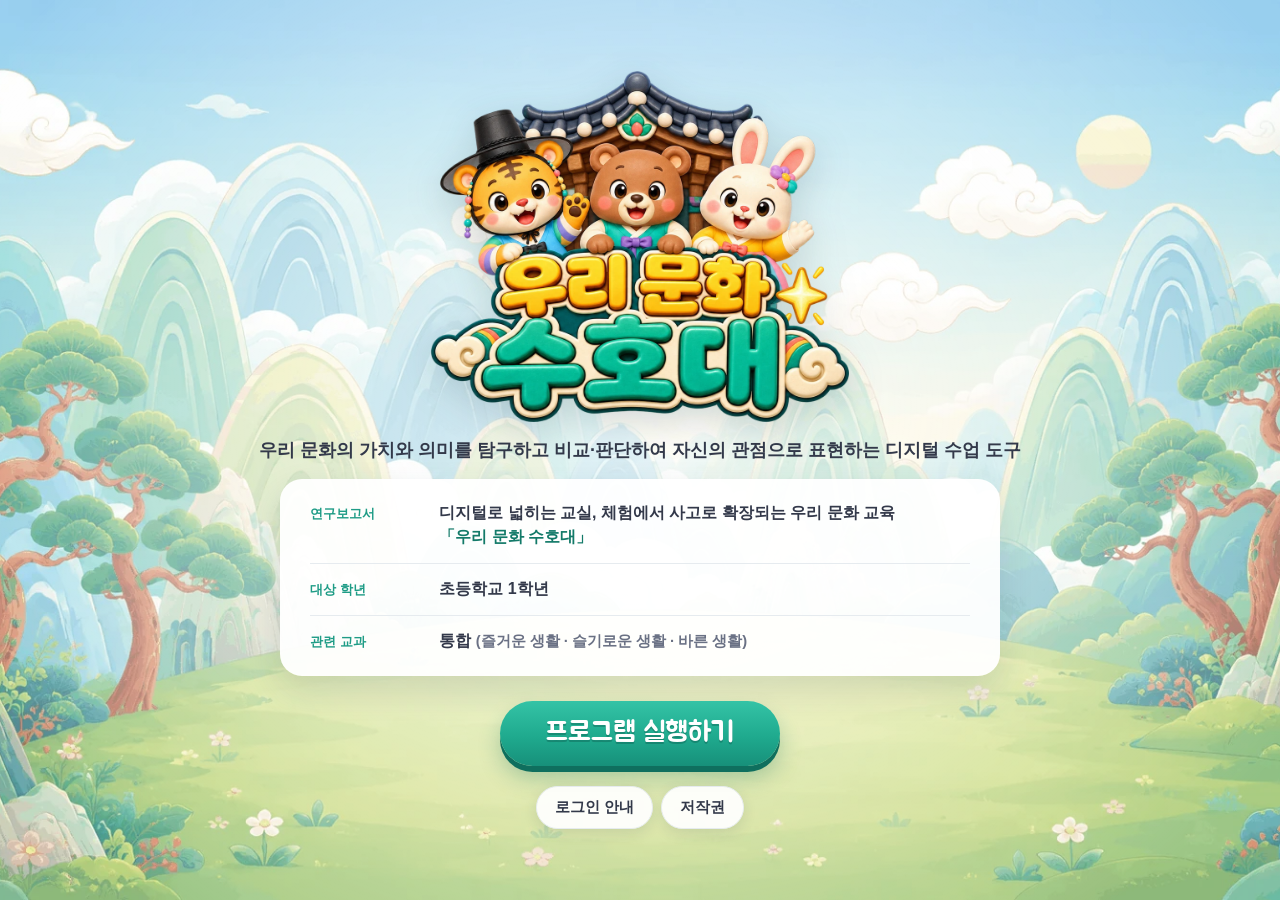
<file: program/index.html>
<!doctype html>
<html lang="ko">
<head>
  <meta charset="UTF-8" />
  <meta name="viewport" content="width=device-width, initial-scale=1.0" />
  <title>우리 문화 수호대</title>
  <script src="assets/js/asset-url.js?v=2"></script>
  <link rel="preconnect" href="https://fonts.googleapis.com" />
  <link rel="preconnect" href="https://fonts.gstatic.com" crossorigin />
  <link href="https://fonts.googleapis.com/css2?family=Jua&family=Nanum+Round:wght@700;800&display=swap" rel="stylesheet" />
  <style>
    /* 시작 화면(런처)
       「프로그램 실행하기」 → 앱 본체(app.html)
       배포 후: 맨 아래 ONLINE_URL 에 배포 주소를 넣으면, USB에서 파일로 열었을 때
       버튼이 온라인 주소로 연결됩니다(웹 주소·로컬 서버로 열면 그대로 app.html). */
    :root {
      --ink: #33394a;
      --ink-soft: #6a7184;
      --teal: #1f9c86;
      --teal-deep: #137a69;
      --gold: #ffcf54;
      --gold-deep: #f0ac1b;
      --line: #e6ebef;
    }
    * { box-sizing: border-box; }
    html, body { margin: 0; height: 100%; }
    body {
      font-family: "Nanum Round", "Malgun Gothic", "Apple SD Gothic Neo", sans-serif;
      color: var(--ink);
      background: #cfe9f4 url("assets/images/home-bg.webp") center bottom / cover no-repeat;
      overflow-x: hidden;
    }
    body::before {
      content: "";
      position: fixed;
      inset: 0;
      background:
        radial-gradient(ellipse 60% 70% at 50% 45%, rgba(255,255,255,.78) 0%, rgba(255,255,255,.45) 60%, rgba(255,255,255,.15) 100%);
      pointer-events: none;
    }

    .launcher {
      position: relative;
      min-height: 100vh;
      min-height: 100dvh;
      display: flex;
      flex-direction: column;
      align-items: center;
      justify-content: center;
      padding: clamp(14px, 3vh, 36px) 16px;
      gap: clamp(8px, 1.8vh, 18px);
      text-align: center;
    }

    .logo {
      display: block;
      height: clamp(180px, 39vh, 400px);
      width: auto;
      max-width: 92vw;
      object-fit: contain;
      filter: drop-shadow(0 10px 18px rgba(30, 60, 70, .18));
    }

    .tagline {
      margin: 0;
      max-width: min(1100px, 96vw);
      width: 100%;
      font-size: clamp(0.7rem, 1.9vw, 1.12rem);
      font-weight: 800;
      line-height: 1.35;
      color: var(--ink);
      word-break: keep-all;
      white-space: nowrap;
      text-align: center;
    }
    @media (max-width: 720px) {
      .tagline {
        white-space: normal;
        font-size: clamp(0.85rem, 3.2vw, 1.05rem);
      }
    }
    .tagline em { font-style: normal; color: var(--teal-deep); }

    .panel {
      width: min(720px, 100%);
      background: rgba(255, 255, 255, .94);
      border-radius: 22px;
      box-shadow: 0 14px 34px rgba(30, 60, 80, .14);
      padding: clamp(6px, 1vh, 10px) clamp(18px, 2.6vw, 30px);
      text-align: left;
    }
    .row {
      display: grid;
      grid-template-columns: 7.2em 1fr;
      gap: 14px;
      align-items: baseline;
      padding: clamp(9px, 1.5vh, 14px) 0;
      border-bottom: 1px solid var(--line);
    }
    .row:last-child { border-bottom: 0; }
    .label {
      font-size: clamp(.8rem, 1vw, .92rem);
      font-weight: 800;
      color: var(--teal);
      white-space: nowrap;
    }
    .value {
      font-size: clamp(.95rem, 1.25vw, 1.08rem);
      font-weight: 800;
      line-height: 1.5;
      word-break: keep-all;
    }
    .value .app-name { color: var(--teal-deep); white-space: nowrap; }
    .value small { font-weight: 700; color: var(--ink-soft); font-size: .92em; }

    .btn-run {
      margin-top: clamp(4px, 1vh, 10px);
      display: inline-flex;
      align-items: center;
      font-family: "Jua", "Malgun Gothic", sans-serif;
      font-size: clamp(1.3rem, 1.8vw + .6vh, 1.75rem);
      color: #fff;
      text-decoration: none;
      padding: 15px 46px;
      border-radius: 999px;
      background: linear-gradient(180deg, #34c3a6 0%, #1faa8e 55%, #17907a 100%);
      box-shadow: 0 6px 0 #0f6f5e, 0 12px 22px rgba(15, 111, 94, .3);
      text-shadow: 0 2px 0 rgba(10, 80, 68, .35);
      transition: transform .12s ease, box-shadow .12s ease;
    }
    .btn-run:hover { transform: translateY(-2px); }
    .btn-run:active { transform: translateY(4px); box-shadow: 0 2px 0 #0f6f5e, 0 6px 12px rgba(15,111,94,.25); }
    .btn-run:focus-visible { outline: 4px solid #0f6f5e; outline-offset: 4px; }

    .btn-local {
      font-size: .88rem;
      font-weight: 700;
      color: var(--ink-soft);
      text-underline-offset: 3px;
    }

    .btn-copyright {
      display: inline-flex;
      align-items: center;
      justify-content: center;
      margin-top: 4px;
      font-family: "Nanum Round", "Malgun Gothic", sans-serif;
      font-size: .95rem;
      font-weight: 800;
      color: var(--ink);
      background: rgba(255, 255, 255, .92);
      border: 1px solid var(--line);
      border-radius: 999px;
      padding: 10px 18px;
      cursor: pointer;
      box-shadow: 0 4px 14px rgba(30, 60, 80, .12);
    }
    .sub-links { display: flex; gap: 8px; flex-wrap: wrap; justify-content: center; }
    a.btn-copyright { text-decoration: none; }
    .btn-copyright:hover { background: #fff; }
    .btn-copyright:focus-visible { outline: 3px solid var(--teal); outline-offset: 2px; }

    .copyright-modal {
      position: fixed;
      inset: 0;
      z-index: 100;
      display: flex;
      align-items: center;
      justify-content: center;
      padding: 16px;
      background: rgba(20, 28, 40, .55);
    }
    .copyright-modal[hidden] { display: none; }
    .copyright-dialog {
      width: min(920px, 100%);
      max-height: min(92vh, 920px);
      display: flex;
      flex-direction: column;
      background: #fff;
      border-radius: 18px;
      box-shadow: 0 18px 48px rgba(0, 0, 0, .28);
      overflow: hidden;
    }
    .copyright-head {
      display: flex;
      align-items: center;
      justify-content: space-between;
      gap: 12px;
      padding: 12px 16px;
      border-bottom: 1px solid var(--line);
    }
    .copyright-head h2 {
      margin: 0;
      font-family: "Jua", "Malgun Gothic", sans-serif;
      font-size: 1.2rem;
      font-weight: 400;
    }
    .copyright-close {
      border: 0;
      background: #eef2f5;
      color: var(--ink);
      font-size: 1rem;
      font-weight: 800;
      border-radius: 999px;
      padding: 6px 12px;
      cursor: pointer;
    }
    .copyright-body {
      overflow: auto;
      padding: 12px;
      background: #f4f7f9;
    }
    .copyright-body img {
      display: block;
      width: 100%;
      height: auto;
      border-radius: 10px;
      background: #fff;
    }

    @media (max-width: 560px) {
      .row { grid-template-columns: 1fr; gap: 2px; }
    }
  </style>
</head>
<body>
  <main class="launcher">
    <h1 style="margin:0">
      <img class="logo" src="assets/images/logo-start.webp" alt="우리 문화 수호대" data-asset-src="assets/images/logo-start.webp" />
    </h1>

    <p class="tagline">우리 문화의 가치와 의미를 탐구하고 비교·판단하여 자신의 관점으로 표현하는 디지털 수업 도구</p>

    <section class="panel" aria-label="작품 정보">
      <div class="row">
        <span class="label">연구보고서</span>
        <span class="value">디지털로 넓히는 교실, 체험에서 사고로 확장되는 우리 문화 교육 <span class="app-name">「우리 문화 수호대」</span></span>
      </div>
      <div class="row">
        <span class="label">대상 학년</span>
        <span class="value">초등학교 1학년</span>
      </div>
      <div class="row">
        <span class="label">관련 교과</span>
        <span class="value">통합 <small>(즐거운 생활 · 슬기로운 생활 · 바른 생활)</small></span>
      </div>
    </section>

    <a class="btn-run" id="runBtn" href="app.html">프로그램 실행하기</a>
    <div class="sub-links">
      <a class="btn-copyright" href="login-guide.html">로그인 안내</a>
      <button type="button" class="btn-copyright" id="copyrightBtn">저작권</button>
    </div>
    <a class="btn-local" id="localBtn" href="app.html" hidden>이 컴퓨터에서 실행하기(오프라인 시연)</a>
  </main>

  <div class="copyright-modal" id="copyrightModal" hidden>
    <div class="copyright-dialog" role="dialog" aria-modal="true" aria-labelledby="copyrightTitle">
      <div class="copyright-head">
        <h2 id="copyrightTitle">저작권 증빙자료</h2>
        <button type="button" class="copyright-close" id="copyrightClose">닫기</button>
      </div>
      <div class="copyright-body">
        <img src="assets/images/copyright-proof.png" alt="저작권 증빙목록" data-asset-src="assets/images/copyright-proof.png" />
      </div>
    </div>
  </div>

  <script>
    // 배포 후 여기에 온라인 주소를 넣으세요. 예) var ONLINE_URL = "https://kculture-guard2.vercel.app/app.html";
    var ONLINE_URL = "https://kculture-guard-general.vercel.app/app.html";
    // USB에서 파일로 연 경우에만 온라인 주소로 보내고, 오프라인 시연 링크를 함께 보여 줍니다.
    if (ONLINE_URL && location.protocol === "file:") {
      document.getElementById("runBtn").href = ONLINE_URL;
      document.getElementById("localBtn").hidden = false;
    }

    (function () {
      var btn = document.getElementById("copyrightBtn");
      var modal = document.getElementById("copyrightModal");
      var closeBtn = document.getElementById("copyrightClose");
      if (!btn || !modal || !closeBtn) return;
      function openModal() {
        modal.hidden = false;
        closeBtn.focus();
      }
      function closeModal() {
        modal.hidden = true;
        btn.focus();
      }
      btn.addEventListener("click", openModal);
      closeBtn.addEventListener("click", closeModal);
      modal.addEventListener("click", function (e) {
        if (e.target === modal) closeModal();
      });
      document.addEventListener("keydown", function (e) {
        if (e.key === "Escape" && !modal.hidden) closeModal();
      });
    })();

    (function () {
      function setBg(url) {
        if (!url) return;
        document.body.style.backgroundImage = 'url("' + url + '")';
        document.body.style.backgroundPosition = "center bottom";
        document.body.style.backgroundSize = "cover";
        document.body.style.backgroundRepeat = "no-repeat";
      }
      if (typeof pickAssetUrl === "function") {
        pickAssetUrl(["assets/images/home-bg.webp", "assets/images/home-bg.png"], setBg);
      } else {
        setBg("assets/images/home-bg.webp");
      }
    })();
  </script>
</body>
</html>
</file>
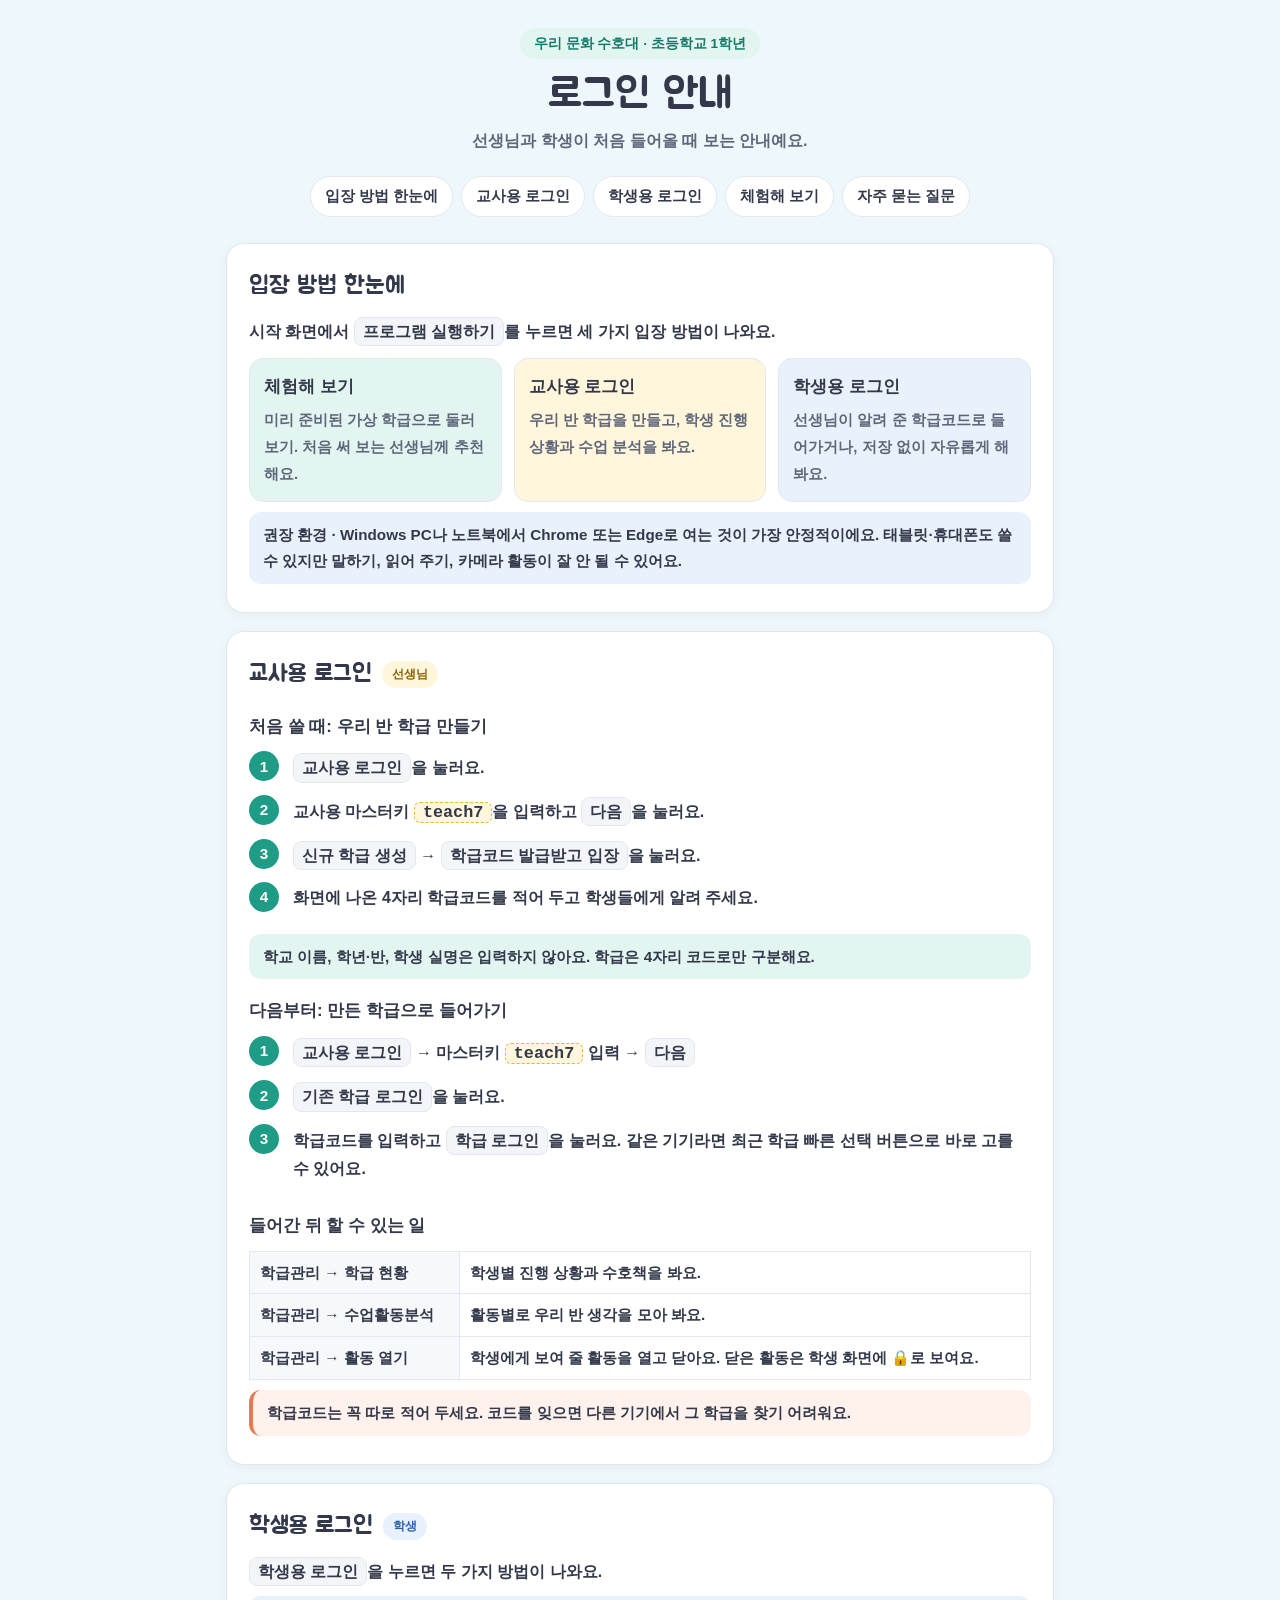
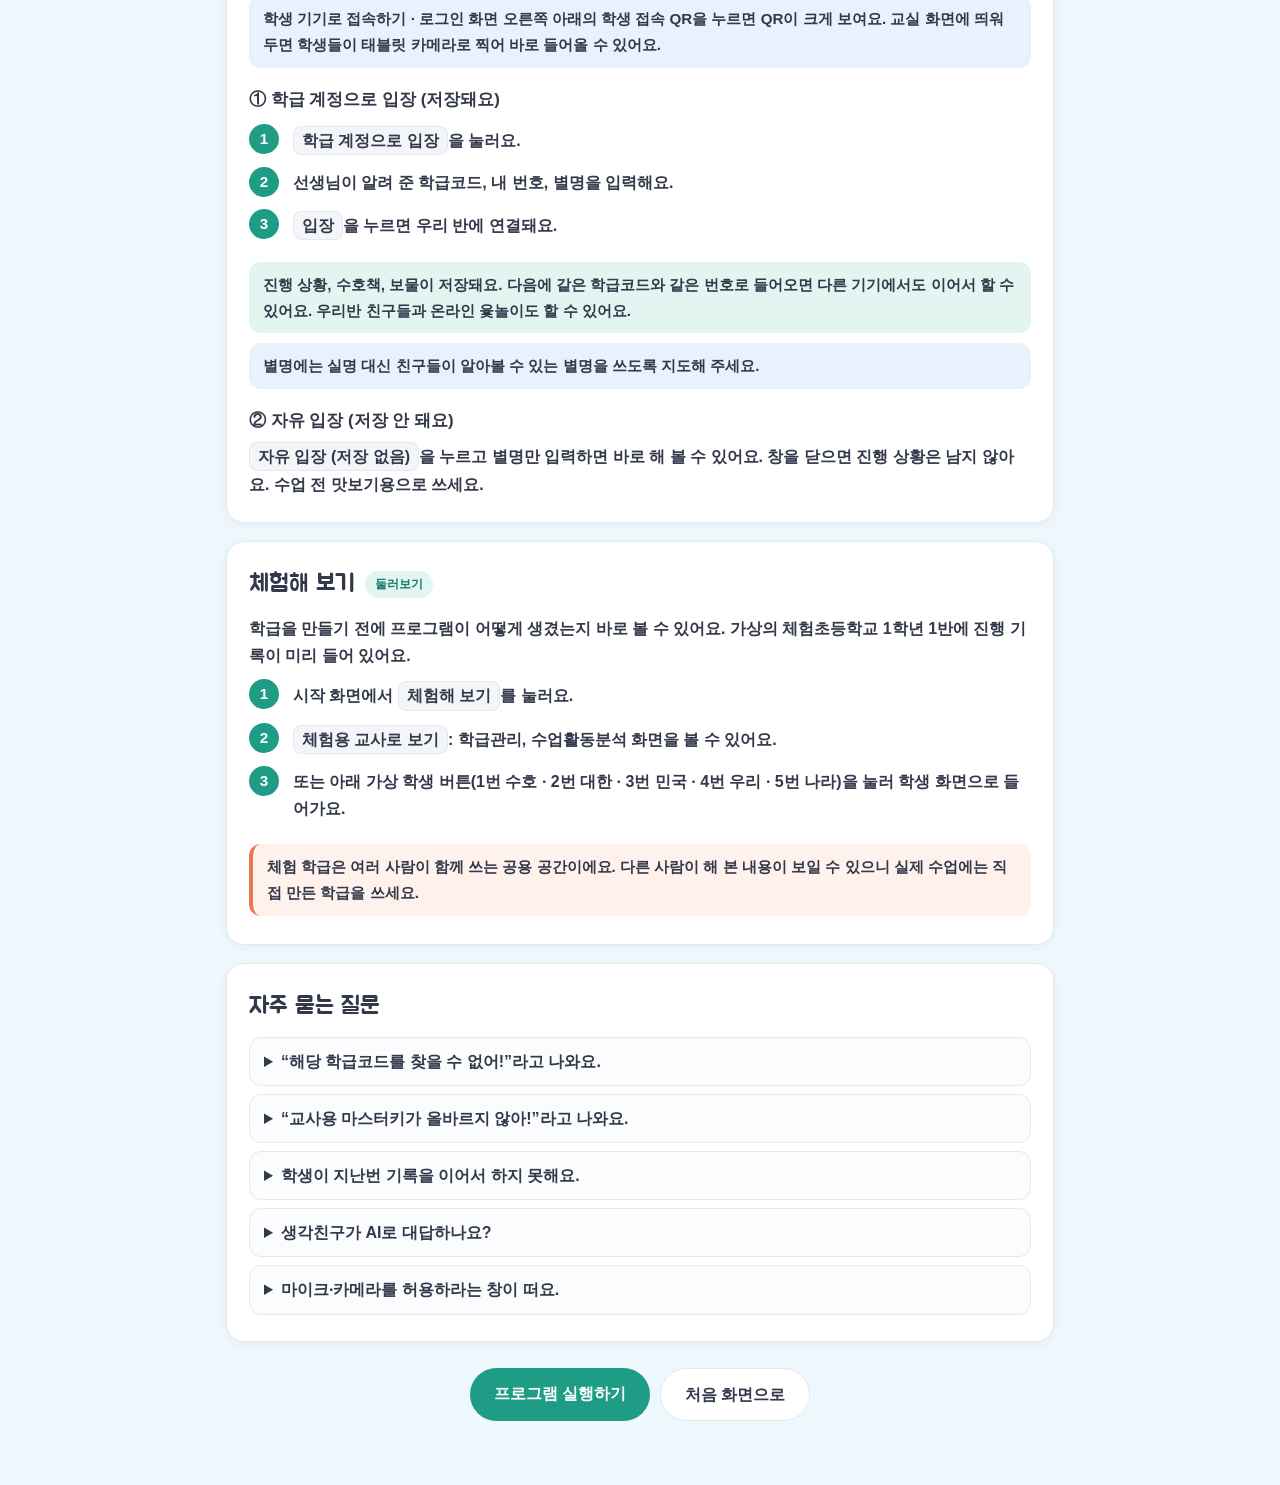
<file: program/login-guide.html>
<!doctype html>
<html lang="ko">
<head>
  <meta charset="UTF-8" />
  <meta name="viewport" content="width=device-width, initial-scale=1.0" />
  <title>로그인 안내 · 우리 문화 수호대</title>
  <link rel="preconnect" href="https://fonts.googleapis.com" />
  <link rel="preconnect" href="https://fonts.gstatic.com" crossorigin />
  <link href="https://fonts.googleapis.com/css2?family=Jua&family=Nanum+Round:wght@700;800&display=swap" rel="stylesheet" />
  <style>
    :root {
      --ink: #33394a;
      --ink-soft: #5f6679;
      --teal: #1f9c86;
      --teal-deep: #137a69;
      --teal-soft: #e3f5f1;
      --gold: #ffcf54;
      --gold-soft: #fff6dc;
      --blue: #4a8fe0;
      --blue-soft: #e8f1fc;
      --line: #e3e8ee;
      --card: #ffffff;
      --bg: #eef7fb;
    }
    * { box-sizing: border-box; }
    html { scroll-behavior: smooth; }
    body {
      margin: 0;
      font-family: "Nanum Round", "Malgun Gothic", "Apple SD Gothic Neo", sans-serif;
      font-weight: 700;
      color: var(--ink);
      background: var(--bg);
      line-height: 1.7;
    }
    .wrap { max-width: 860px; margin: 0 auto; padding: 28px 16px 64px; }

    header { text-align: center; margin-bottom: 22px; }
    .kicker {
      display: inline-block;
      font-size: .85rem;
      color: var(--teal-deep);
      background: var(--teal-soft);
      border-radius: 999px;
      padding: 4px 14px;
    }
    h1 {
      font-family: "Jua", "Nanum Round", sans-serif;
      font-weight: 400;
      font-size: clamp(1.9rem, 5vw, 2.6rem);
      margin: 10px 0 6px;
      line-height: 1.25;
    }
    .lead { margin: 0; color: var(--ink-soft); }

    nav.toc {
      display: flex;
      flex-wrap: wrap;
      gap: 8px;
      justify-content: center;
      margin: 18px 0 26px;
    }
    nav.toc a {
      text-decoration: none;
      color: var(--ink);
      background: var(--card);
      border: 1px solid var(--line);
      border-radius: 999px;
      padding: 7px 14px;
      font-size: .92rem;
    }
    nav.toc a:hover { border-color: var(--teal); color: var(--teal-deep); }

    section.card {
      background: var(--card);
      border: 1px solid var(--line);
      border-radius: 18px;
      padding: 22px 22px 18px;
      margin-bottom: 18px;
      box-shadow: 0 2px 10px rgba(40, 70, 90, .05);
      scroll-margin-top: 16px;
    }
    h2 {
      font-family: "Jua", "Nanum Round", sans-serif;
      font-weight: 400;
      font-size: 1.5rem;
      margin: 0 0 10px;
      display: flex;
      align-items: center;
      gap: 10px;
    }
    h2 .tag {
      font-family: "Nanum Round", sans-serif;
      font-weight: 800;
      font-size: .78rem;
      border-radius: 999px;
      padding: 3px 10px;
    }
    .tag--teacher { background: var(--gold-soft); color: #8a6200; }
    .tag--student { background: var(--blue-soft); color: #2a63a8; }
    .tag--demo { background: var(--teal-soft); color: var(--teal-deep); }
    h3 { font-size: 1.05rem; margin: 18px 0 6px; }
    p { margin: 6px 0; }

    .paths {
      display: grid;
      grid-template-columns: repeat(3, 1fr);
      gap: 12px;
      margin-top: 12px;
    }
    .path {
      border-radius: 14px;
      padding: 14px;
      border: 1px solid var(--line);
    }
    .path strong { display: block; font-size: 1.05rem; margin-bottom: 4px; }
    .path span { color: var(--ink-soft); font-size: .92rem; }
    .path--demo { background: var(--teal-soft); }
    .path--teacher { background: var(--gold-soft); }
    .path--student { background: var(--blue-soft); }

    ol.steps { counter-reset: step; list-style: none; padding: 0; margin: 10px 0; }
    ol.steps > li {
      counter-increment: step;
      position: relative;
      padding: 2px 0 12px 44px;
    }
    ol.steps > li::before {
      content: counter(step);
      position: absolute;
      left: 0;
      top: 0;
      width: 30px;
      height: 30px;
      border-radius: 50%;
      background: var(--teal);
      color: #fff;
      display: flex;
      align-items: center;
      justify-content: center;
      font-size: .95rem;
    }
    .btn-name {
      display: inline-block;
      background: #f3f5f8;
      border: 1px solid var(--line);
      border-radius: 8px;
      padding: 0 8px;
      white-space: nowrap;
    }
    .key {
      font-family: Consolas, "Courier New", monospace;
      font-size: 1.05em;
      background: var(--gold-soft);
      border: 1px dashed #e6b53c;
      border-radius: 6px;
      padding: 0 8px;
    }
    .note {
      border-radius: 12px;
      padding: 10px 14px;
      margin: 10px 0;
      font-size: .95rem;
    }
    .note--info { background: var(--blue-soft); }
    .note--warn { background: #fff1ec; border-left: 4px solid #e8794f; }
    .note--ok { background: var(--teal-soft); }

    table { width: 100%; border-collapse: collapse; margin: 10px 0; font-size: .95rem; }
    th, td { border: 1px solid var(--line); padding: 8px 10px; text-align: left; vertical-align: top; }
    th { background: #f6f8fb; }

    details {
      border: 1px solid var(--line);
      border-radius: 12px;
      padding: 10px 14px;
      margin: 8px 0;
      background: #fbfcfd;
    }
    summary { cursor: pointer; }
    details p { margin-top: 8px; color: var(--ink-soft); }

    .actions { text-align: center; margin-top: 26px; display: flex; gap: 10px; justify-content: center; flex-wrap: wrap; }
    .actions a {
      text-decoration: none;
      border-radius: 999px;
      padding: 12px 24px;
      font-size: 1rem;
    }
    .actions .primary { background: var(--teal); color: #fff; }
    .actions .primary:hover { background: var(--teal-deep); }
    .actions .ghost { background: var(--card); color: var(--ink); border: 1px solid var(--line); }

    a:focus-visible { outline: 3px solid var(--teal); outline-offset: 2px; }

    @media (max-width: 640px) {
      .paths { grid-template-columns: 1fr; }
      section.card { padding: 18px 16px 14px; }
      th, td { padding: 6px 8px; }
    }
    @media print {
      body { background: #fff; }
      nav.toc, .actions { display: none; }
      section.card { box-shadow: none; break-inside: avoid; }
    }
  </style>
</head>
<body>
  <div class="wrap">
    <header>
      <span class="kicker">우리 문화 수호대 · 초등학교 1학년</span>
      <h1>로그인 안내</h1>
      <p class="lead">선생님과 학생이 처음 들어올 때 보는 안내예요.</p>
    </header>

    <nav class="toc" aria-label="목차">
      <a href="#overview">입장 방법 한눈에</a>
      <a href="#teacher">교사용 로그인</a>
      <a href="#student">학생용 로그인</a>
      <a href="#demo">체험해 보기</a>
      <a href="#faq">자주 묻는 질문</a>
    </nav>

    <section class="card" id="overview">
      <h2>입장 방법 한눈에</h2>
      <p>시작 화면에서 <span class="btn-name">프로그램 실행하기</span>를 누르면 세 가지 입장 방법이 나와요.</p>
      <div class="paths">
        <div class="path path--demo">
          <strong>체험해 보기</strong>
          <span>미리 준비된 가상 학급으로 둘러보기. 처음 써 보는 선생님께 추천해요.</span>
        </div>
        <div class="path path--teacher">
          <strong>교사용 로그인</strong>
          <span>우리 반 학급을 만들고, 학생 진행 상황과 수업 분석을 봐요.</span>
        </div>
        <div class="path path--student">
          <strong>학생용 로그인</strong>
          <span>선생님이 알려 준 학급코드로 들어가거나, 저장 없이 자유롭게 해 봐요.</span>
        </div>
      </div>
      <div class="note note--info">
        <b>권장 환경</b> · Windows PC나 노트북에서 Chrome 또는 Edge로 여는 것이 가장 안정적이에요.
        태블릿·휴대폰도 쓸 수 있지만 말하기, 읽어 주기, 카메라 활동이 잘 안 될 수 있어요.
      </div>
    </section>

    <section class="card" id="teacher">
      <h2>교사용 로그인 <span class="tag tag--teacher">선생님</span></h2>

      <h3>처음 쓸 때: 우리 반 학급 만들기</h3>
      <ol class="steps">
        <li><span class="btn-name">교사용 로그인</span>을 눌러요.</li>
        <li>교사용 마스터키 <span class="key">teach7</span>을 입력하고 <span class="btn-name">다음</span>을 눌러요.</li>
        <li><span class="btn-name">신규 학급 생성</span> → <span class="btn-name">학급코드 발급받고 입장</span>을 눌러요.</li>
        <li>화면에 나온 <b>4자리 학급코드</b>를 적어 두고 학생들에게 알려 주세요.</li>
      </ol>
      <div class="note note--ok">
        학교 이름, 학년·반, 학생 실명은 입력하지 않아요. 학급은 4자리 코드로만 구분해요.
      </div>

      <h3>다음부터: 만든 학급으로 들어가기</h3>
      <ol class="steps">
        <li><span class="btn-name">교사용 로그인</span> → 마스터키 <span class="key">teach7</span> 입력 → <span class="btn-name">다음</span></li>
        <li><span class="btn-name">기존 학급 로그인</span>을 눌러요.</li>
        <li>학급코드를 입력하고 <span class="btn-name">학급 로그인</span>을 눌러요. 같은 기기라면 <b>최근 학급 빠른 선택</b> 버튼으로 바로 고를 수 있어요.</li>
      </ol>

      <h3>들어간 뒤 할 수 있는 일</h3>
      <table>
        <tr><th>학급관리 → 학급 현황</th><td>학생별 진행 상황과 수호책을 봐요.</td></tr>
        <tr><th>학급관리 → 수업활동분석</th><td>활동별로 우리 반 생각을 모아 봐요.</td></tr>
        <tr><th>학급관리 → 활동 열기</th><td>학생에게 보여 줄 활동을 열고 닫아요. 닫은 활동은 학생 화면에 🔒로 보여요.</td></tr>
      </table>
      <div class="note note--warn">
        <b>학급코드는 꼭 따로 적어 두세요.</b> 코드를 잊으면 다른 기기에서 그 학급을 찾기 어려워요.
      </div>
    </section>

    <section class="card" id="student">
      <h2>학생용 로그인 <span class="tag tag--student">학생</span></h2>
      <p><span class="btn-name">학생용 로그인</span>을 누르면 두 가지 방법이 나와요.</p>

      <div class="note note--info">
        <b>학생 기기로 접속하기</b> · 로그인 화면 오른쪽 아래의 <b>학생 접속 QR</b>을 누르면 QR이 크게 보여요.
        교실 화면에 띄워 두면 학생들이 태블릿 카메라로 찍어 바로 들어올 수 있어요.
      </div>

      <h3>① 학급 계정으로 입장 (저장돼요)</h3>
      <ol class="steps">
        <li><span class="btn-name">학급 계정으로 입장</span>을 눌러요.</li>
        <li>선생님이 알려 준 <b>학급코드</b>, 내 <b>번호</b>, <b>별명</b>을 입력해요.</li>
        <li><span class="btn-name">입장</span>을 누르면 우리 반에 연결돼요.</li>
      </ol>
      <div class="note note--ok">
        진행 상황, 수호책, 보물이 저장돼요. 다음에 <b>같은 학급코드와 같은 번호</b>로 들어오면 다른 기기에서도 이어서 할 수 있어요.
        우리반 친구들과 온라인 윷놀이도 할 수 있어요.
      </div>
      <div class="note note--info">
        별명에는 실명 대신 친구들이 알아볼 수 있는 별명을 쓰도록 지도해 주세요.
      </div>

      <h3>② 자유 입장 (저장 안 돼요)</h3>
      <p><span class="btn-name">자유 입장 (저장 없음)</span>을 누르고 별명만 입력하면 바로 해 볼 수 있어요. 창을 닫으면 진행 상황은 남지 않아요. 수업 전 맛보기용으로 쓰세요.</p>
    </section>

    <section class="card" id="demo">
      <h2>체험해 보기 <span class="tag tag--demo">둘러보기</span></h2>
      <p>학급을 만들기 전에 프로그램이 어떻게 생겼는지 바로 볼 수 있어요. 가상의 <b>체험초등학교 1학년 1반</b>에 진행 기록이 미리 들어 있어요.</p>
      <ol class="steps">
        <li>시작 화면에서 <span class="btn-name">체험해 보기</span>를 눌러요.</li>
        <li><span class="btn-name">체험용 교사로 보기</span>: 학급관리, 수업활동분석 화면을 볼 수 있어요.</li>
        <li>또는 아래 가상 학생 버튼(1번 수호 · 2번 대한 · 3번 민국 · 4번 우리 · 5번 나라)을 눌러 학생 화면으로 들어가요.</li>
      </ol>
      <div class="note note--warn">
        체험 학급은 여러 사람이 함께 쓰는 공용 공간이에요. 다른 사람이 해 본 내용이 보일 수 있으니 실제 수업에는 직접 만든 학급을 쓰세요.
      </div>
    </section>

    <section class="card" id="faq">
      <h2>자주 묻는 질문</h2>
      <details>
        <summary>“해당 학급코드를 찾을 수 없어!”라고 나와요.</summary>
        <p>학급코드 4자리를 다시 확인해 주세요. 인터넷이 끊겨 있으면 학급을 불러오지 못하니 연결 상태도 확인해 주세요.</p>
      </details>
      <details>
        <summary>“교사용 마스터키가 올바르지 않아!”라고 나와요.</summary>
        <p>마스터키는 소문자 <span class="key">teach7</span>이에요. 앞뒤 띄어쓰기나 한/영 전환을 확인해 주세요.</p>
      </details>
      <details>
        <summary>학생이 지난번 기록을 이어서 하지 못해요.</summary>
        <p>지난번과 같은 학급코드, 같은 번호로 들어왔는지 확인해 주세요. 번호가 다르면 다른 학생으로 저장돼요. 자유 입장으로 들어왔다면 기록이 남지 않아요.</p>
      </details>
      <details>
        <summary>생각친구가 AI로 대답하나요?</summary>
        <p>이 일반 배포판에서는 AI를 쓰지 않아요. 생각친구는 미리 준비된 질문과 문장으로 학생과 대화하고, 교사용 화면의 AI 분석 메뉴는 보이지 않아요.</p>
      </details>
      <details>
        <summary>마이크·카메라를 허용하라는 창이 떠요.</summary>
        <p>애국가 부르기, 말로 답하기, 탈춤놀이에 쓰여요. <b>허용</b>을 누르면 되고, 허용하지 않아도 다른 방법(글로 적기, 끝까지 듣기)으로 활동을 마칠 수 있어요.</p>
      </details>
    </section>

    <div class="actions">
      <a class="primary" href="app.html">프로그램 실행하기</a>
      <a class="ghost" href="index.html">처음 화면으로</a>
    </div>
  </div>
</body>
</html>
</file>
